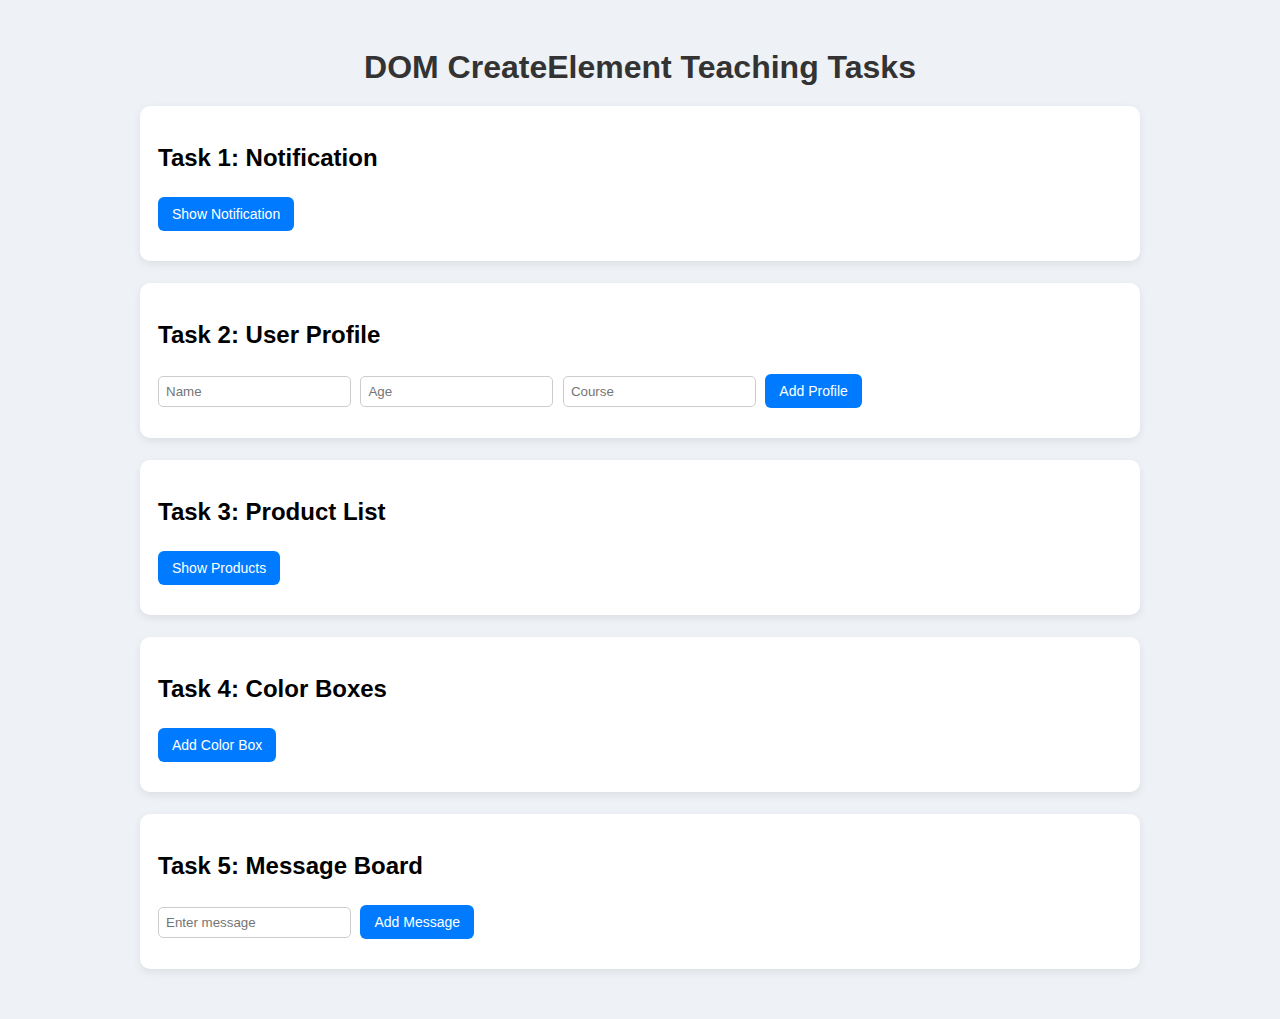
<file: create-elements/index.html>
<!DOCTYPE html>
<html lang="en">
<head>
<meta charset="UTF-8">
<title>DOM CreateElement Tasks</title>
<link rel="stylesheet" href="style.css">
</head>
<body>
  <div class="container">
    <h1>DOM CreateElement Teaching Tasks</h1>

    <!-- TASK 1: Notifications -->
    <section>
      <h2>Task 1: Notification</h2>
      <button id="task1Btn">Show Notification</button>
      <div id="notificationContainer" class="section-container"></div>
    </section>

    <!-- TASK 2: User Profile Generator -->
    <section>
      <h2>Task 2: User Profile</h2>
      <input type="text" id="userName" placeholder="Name">
      <input type="number" id="userAge" placeholder="Age">
      <input type="text" id="userCourse" placeholder="Course">
      <button id="task2Btn">Add Profile</button>
      <div id="profileContainer" class="section-container"></div>
    </section>

    <!-- TASK 3: Product List -->
    <section>
      <h2>Task 3: Product List</h2>
      <button id="task3Btn">Show Products</button>
      <div id="productContainer" class="section-container"></div>
    </section>

    <!-- TASK 4: Color Boxes -->
    <section>
      <h2>Task 4: Color Boxes</h2>
      <button id="task4Btn">Add Color Box</button>
      <div id="colorContainer" class="section-container"></div>
    </section>

    <!-- TASK 5: Message Board -->
    <section>
      <h2>Task 5: Message Board</h2>
      <input type="text" id="messageInput" placeholder="Enter message">
      <button id="task5Btn">Add Message</button>
      <div id="messageContainer" class="section-container"></div>
    </section>

  </div>

  <script src="script.js"></script>
</body>
</html>
</file>
<file: create-elements/style.css>
/* ============================
   GLOBAL STYLES
============================ */
body {
  font-family: Arial, sans-serif;
  background: #eef1f5;
  padding: 20px;
}

.container {
  max-width: 1000px;
  margin: auto;
}

h1 {
  text-align: center;
  margin-bottom: 20px;
  color: #333;
}

/* ============================
   SECTION STYLING
============================ */
section {
  background: #ffffff;
  padding: 18px;
  margin-bottom: 22px;
  border-radius: 10px;
  box-shadow: 0 3px 8px rgba(0,0,0,0.08);
}

.section-container {
  display: flex;
  flex-wrap: wrap;
  gap: 12px;
  margin-top: 12px;
}

/* ============================
   INPUT & BUTTONS
============================ */
input {
  padding: 7px;
  margin-right: 5px;
  margin-top: 5px;
  border-radius: 5px;
  border: 1px solid #ccc;
}

button {
  padding: 9px 14px;
  cursor: pointer;
  border: none;
  border-radius: 6px;
  background: #007bff;
  color: white;
  margin-top: 5px;
  transition: 0.2s ease;
  font-size: 14px;
}
button:hover {
  background: #0056b3;
}

/* Special delete button */
.delete-btn {
  background: #dc3545;
  margin-top: 10px;
  padding: 6px 10px;
  border-radius: 5px;
}
.delete-btn:hover {
  background: #b02a37;
}

/* ============================
   WIDGETS / CARDS
============================ */
.widget {
  background: #fafafa;
  padding: 10px;
  border-radius: 8px;
  box-shadow: 0 2px 5px rgba(0,0,0,0.1);
}

/* Profile Card */
.profile-card {
  width: 160px;
  text-align: center;
  padding: 12px;
  background: #fdfdfd;
}

/* Product Card */
.product-card {
  width: 160px;
  text-align: center;
  padding: 12px;
  background: #fdfdfd;
  border: 1px solid #e5e5e5;
  transition: transform 0.15s ease;
}
.product-card:hover {
  transform: scale(1.03);
}

/* ============================
   COLOR BOXES
============================ */
#colorContainer .widget {
  width: 60px !important;
  height: 60px !important;
  padding: 0;
  border-radius: 6px;
  box-shadow: 0 1px 4px rgba(0,0,0,0.15);
}

.profile-card{
  border: 1px solid black;
  background-color: teal;
}
</file>
